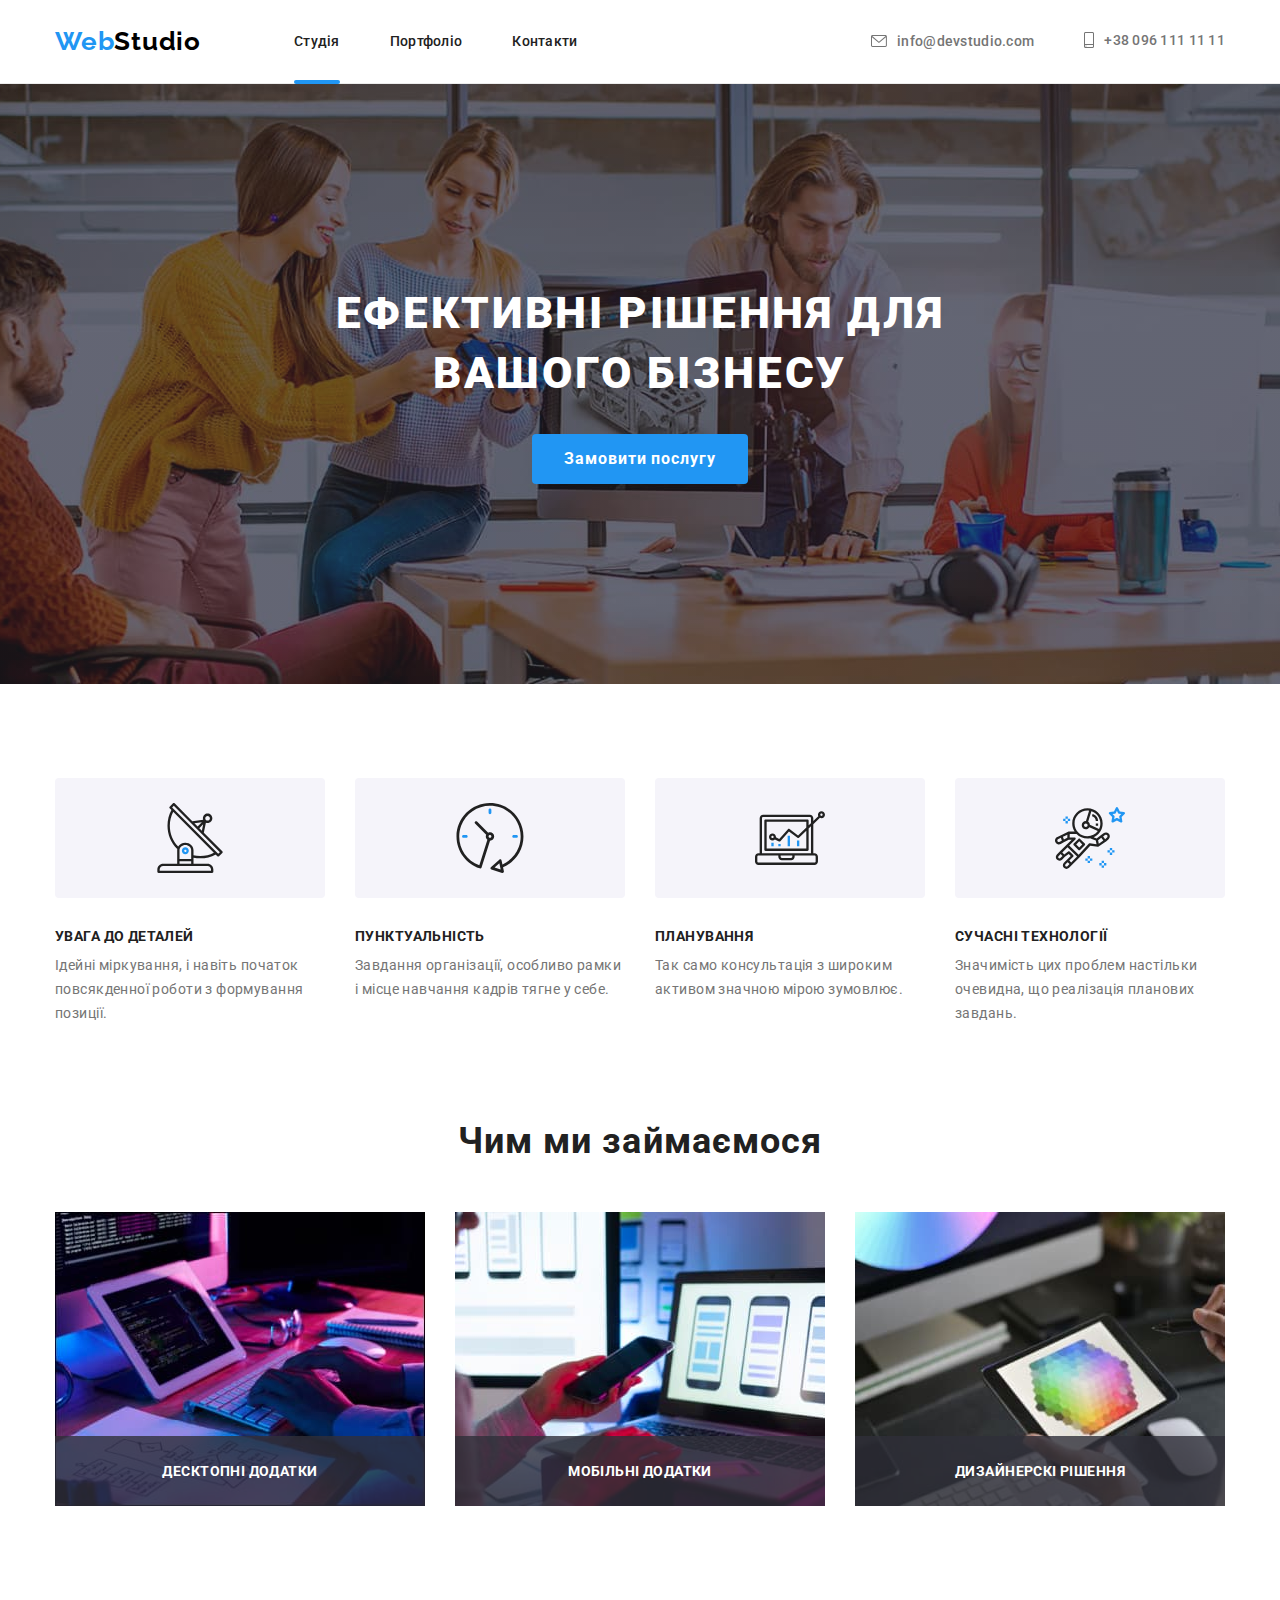
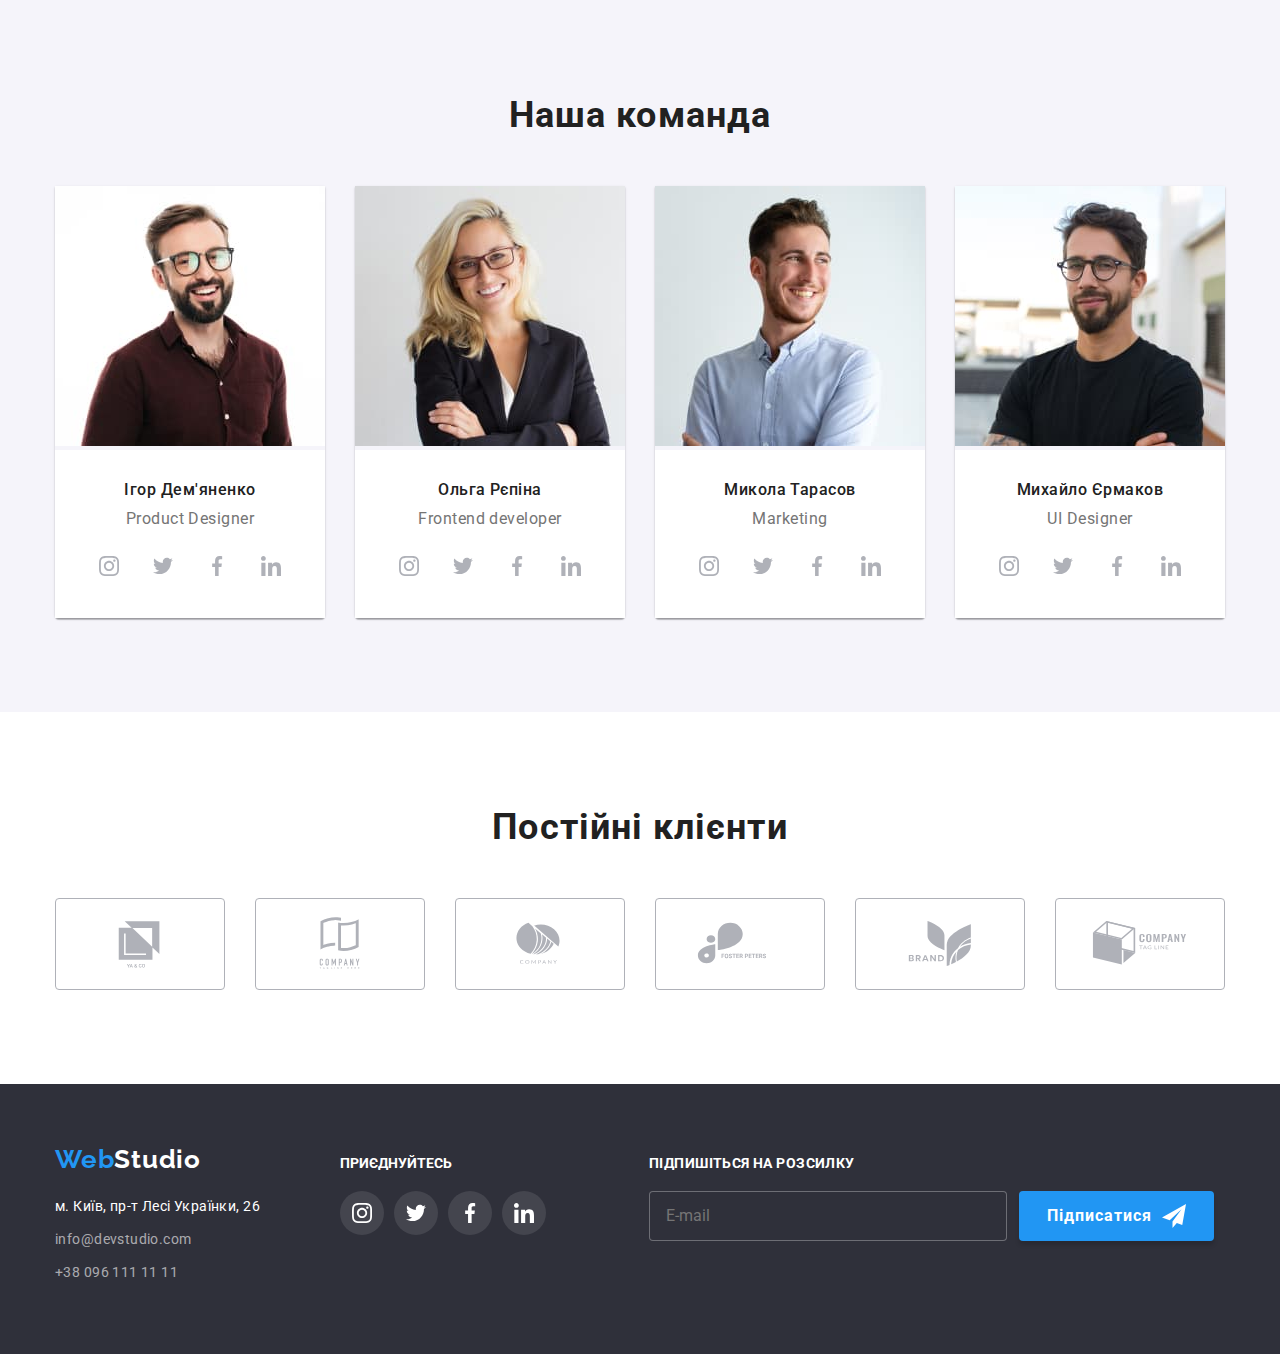
<file: index.html>
<!DOCTYPE html>
<html lang="uk">
<head>
    <meta charset="UTF-8">
    <meta http-equiv="X-UA-Compatible" content="IE=edge">
    <meta name="viewport" content="width=device-width, initial-scale=1.0">
    <title>Document</title>
    <link rel="preconnect" href="https://fonts.googleapis.com"> 
    <link rel="preconnect" href="https://fonts.gstatic.com" crossorigin> 
    <link href="https://fonts.googleapis.com/css2?family=Raleway:wght@700&family=Roboto:wght@400;500;700;900&display=swap" rel="stylesheet">
    <link rel="stylesheet" href="https://cdnjs.cloudflare.com/ajax/libs/modern-normalize/1.1.0/modern-normalize.min.css">
    <link rel="stylesheet" href="./css/styles.css"/>
</head>
<body>
    <header class="page-header">
        <div class="container div-nav">
        <a class="logo-link" href="./index.html">Web<span class="logo-header">Studio</span></a>
        <nav class="nav">
        <ul class="site-nav list">
            <li class="item"><a class="link-current" href="#">Студія</a></li>
            <li class="item"><a class="link-nav" href="./portfolio.html">Портфоліо</a></li>
            <li class="item"><a class="link-nav" href="#">Контакти</a></li>
        </ul>
        </nav>

        <ul class="auth-nav list">
            <li class="item">
                <a class="link" href="mail:info@devstudio.com">
                    <svg class="icon-mail" width="16" height="12">
                <use href="./images/mailandphone.svg#icon-envelope-2"></use>
                    </svg>
                    info@devstudio.com
                </a>
            </li>
            <li class="item">
                <a class="phone-number" href="tel:+380961111111">
                    <svg class="icon-phone" width="10" height="16">
                <use href="./images/mailandphone.svg#icon-smartphone-2"></use>
                    </svg>
                    +38 096 111 11 11
                </a>
        </ul>
        </div>
    </header>

    <main>
        <section class="hero">
            <div class="container">
            <h1 class="hero-title">Ефективні рішення для <br />вашого бізнесу</h1>
            <button class="btn-hero" type="button" data-modal-open>Замовити послугу</button>
            </div>
        </section>

    <section class="section-feature">
        <div class="container">
        <h2 class="section-title visually-hidden">Наші переваги</h2>
        <ul class="feature-list">
            <li class="item">
                <a class="features-link">
                    <div class="features-div">
                    <svg class="features-icon" width="70" height="70">
                        <use href="./images/features-icons.svg#icon-antenna-2"></use>
                    </svg>
                    </div>
                </a>
                <h3 class="title">УВАГА ДО ДЕТАЛЕЙ</h3>
                <p class="text">
                    Ідейні міркування, і навіть початок повсякденної роботи з формування позиції.
                </p>
            </li>
            <li class="item">
                <a class="features-link">
                    <div class="features-div">
                    <svg class="features-icon" width="70" height="70">
                        <use href="./images/features-icons.svg#icon-clock-2"></use>
                    </svg>
                    </div>
                </a>
                <h3 class="title">ПУНКТУАЛЬНІСТЬ</h3>
                <p class="text">
                    Завдання організації, особливо рамки і місце навчання кадрів тягне у себе.
                </p>
            </li>
            <li class="item">
                <a class="features-link">
                    <div class="features-div">
                    <svg class="features-icon" width="70" height="70">
                        <use href="./images/features-icons.svg#icon-diagram-2"></use>
                    </svg>
                    </div>
                </a>
                <h3 class="title">ПЛАНУВАННЯ</h3>
                <p class="text">
                    Так само консультація з широким активом значною мірою зумовлює.
                </p>
            </li>
            <li class="item">
                <a class="features-link">
                    <div class="features-div">
                    <svg class="features-icon" width="70" height="70">
                        <use href="./images/features-icons.svg#icon-astronaut-2"></use>
                    </svg>
                    </div>
                </a>
                <h3 class="title">СУЧАСНІ ТЕХНОЛОГІЇ</h3>
                <p class="text">
                    Значимість цих проблем настільки очевидна, що реалізація планових завдань.
                </p>
            </li>
        </ul>
        </div>
    </section>

    <section class="section">
        <div class="container">
        <h3 class="section-title pic">Чим ми займаємося</h3>
        <ul class="section-pic">

            <li class="work">
                <div class="thumb">
                    <img class="img" src="./images/desktopdodatki.jpg" alt="десктопні додатки" width="370">
                        <p class="text-h3">Десктопні додатки</p>
                </div>
            </li>

            <li class="work">
                <div class="thumb">
                    <img class="img" src="./images/mobdodatki.jpg" alt="мобільні додатки" width="370">
                        <p class="text-h3">Мобільні додатки</p>
                </div>
            </li>

            <li class="work">
                <div class="thumb">
                    <img class="img" src="./images/design.jpg" alt="дизайнерські рішення" width="370">
                        <p class="text-h3">Дизайнерскі рішення</p>
                </div>
            </li>
        </ul>
        </div>
    </section>

    <section class="section-team">
        <div class="container">
        <h3 class="section-title tm">Наша команда</h3>
        <ul class="team">
            <li class="border">
                <img class="pics" src="./images/productdesigner.jpg" alt="хлопець в окулярах" width="270">
                <div class="team-div">
                <h3 class="title-section">Ігор Дем'яненко</h3>
                <p class="description">Product Designer</p>
                <ul class="team-social-list">
                    <li class="team-social-item">
                        <a class="team-social-lin lin" href="#">
                        <svg class="team-social-icon" width="20" height="20">
                            <use href="./images/icons.svg#icon-instagram"></use>
                        </svg>
                    </a>
                    </li>
                    <li class="team-social-item">
                        <a class="team-social-lin lin" href="#">
                        <svg class="team-social-icon" width="20" height="20">
                            <use href="./images/icons.svg#icon-twitter"></use>
                        </svg>
                    </a>
                    </li>
                    <li class="team-social-item">
                        <a class="team-social-lin lin" href="#">
                        <svg class="team-social-icon" width="20" height="20">
                            <use href="./images/icons.svg#icon-facebook"></use>
                        </svg>
                    </a>
                    </li>
                    <li class="team-social-item">
                        <a class="team-social-lin lin" href="#">
                        <svg class="team-social-icon" width="20" height="20">
                            <use href="./images/icons.svg#icon-linkedin"></use>
                        </svg>
                    </a>
                    </li>
                </ul>
            </li>
            <li class="border">
                <img class="pics" src="./images/frontend.jpg" alt="дівчина в окулярах" width="270">
                <div class="team-div">
                <h3 class="title-section">Ольга Рєпіна</h3>
                <p class="description">Frontend developer</p>
                <ul class="team-social-list">
                    <li class="team-social-item">
                        <a class="team-social-lin lin" href="#">
                        <svg class="team-social-icon" width="20" height="20">
                            <use href="./images/icons.svg#icon-instagram"></use>
                        </svg>
                    </a>
                    </li>
                    <li class="team-social-item">
                        <a class="team-social-lin lin" href="#">
                        <svg class="team-social-icon" width="20" height="20">
                            <use href="./images/icons.svg#icon-twitter"></use>
                        </svg>
                    </a>
                    </li>
                    <li class="team-social-item">
                        <a class="team-social-lin lin" href="#">
                        <svg class="team-social-icon" width="20" height="20">
                            <use href="./images/icons.svg#icon-facebook"></use>
                        </svg>
                    </a>
                    </li>
                    <li class="team-social-item">
                        <a class="team-social-lin lin" href="#">
                        <svg class="team-social-icon" width="20" height="20">
                            <use href="./images/icons.svg#icon-linkedin"></use>
                        </svg>
                    </a>
                    </li>
                </ul>
                </div>
            </li>
            <li class="border">
                <img class="pics" src="./images/marketing.jpg" alt="хлопець в сорочці" width="270">
                <div class="team-div">
                <h3 class="title-section">Микола Тарасов</h3>
                <p class="description">Marketing</p>
                <ul class="team-social-list">
                    <li class="team-social-item">
                        <a class="team-social-lin lin" href="#">
                        <svg class="team-social-icon" width="20" height="20">
                            <use href="./images/icons.svg#icon-instagram"></use>
                        </svg>
                    </a>
                    </li>
                    <li class="team-social-item">
                        <a class="team-social-lin lin" href="#">
                        <svg class="team-social-icon" width="20" height="20">
                            <use href="./images/icons.svg#icon-twitter"></use>
                        </svg>
                    </a>
                    </li>
                    <li class="team-social-item">
                        <a class="team-social-lin lin" href="#">
                        <svg class="team-social-icon" width="20" height="20">
                            <use href="./images/icons.svg#icon-facebook"></use>
                        </svg>
                    </a>
                    </li>
                    <li class="team-social-item">
                        <a class="team-social-lin lin" href="#">
                        <svg class="team-social-icon" width="20" height="20">
                            <use href="./images/icons.svg#icon-linkedin"></use>
                        </svg>
                    </a>
                    </li>
                </ul>
                </div>
            </li>
            <li class="border">
                <img class="pics" src="./images/uidesigner.jpg" alt="хлопець в чорній футболці" width="270">
                <div class="team-div">
                <h3 class="title-section">Михайло Єрмаков</h3>
                <p class="description">UI Designer</p>
                <ul class="team-social-list">
                    <li class="team-social-item">
                        <a class="team-social-lin lin" href="#">
                        <svg class="team-social-icon" width="20" height="20">
                            <use href="./images/icons.svg#icon-instagram"></use>
                        </svg>
                    </a>
                    </li>
                    <li class="team-social-item">
                        <a class="team-social-lin lin" href="#">
                        <svg class="team-social-icon" width="20" height="20">
                            <use href="./images/icons.svg#icon-twitter"></use>
                        </svg>
                    </a>
                    </li>
                    <li class="team-social-item">
                        <a class="team-social-lin lin" href="#">
                        <svg class="team-social-icon" width="20" height="20">
                            <use href="./images/icons.svg#icon-facebook"></use>
                        </svg>
                    </a>
                    </li>
                    <li class="team-social-item">
                        <a class="team-social-lin lin" href="#">
                        <svg class="team-social-icon" width="20" height="20">
                            <use href="./images/icons.svg#icon-linkedin"></use>
                        </svg>
                    </a>
                    </li>
                </ul>
                </div>
            </li>
        </ul>
        </div>
    </section>

    <section class="section">
        <div class="container">
            <h3 class="section-title">Постійні клієнти</h3>
            <ul class="company-logo-list">
                <li class="company-logo-item">
                    <a class="company-link" href="#">
                        <svg class="company-logo" width="106" height="60">
                            <use href="./images/logo-icons.svg#icon-Logo1"></use>
                        </svg>
                    </a>
                </li>
                <li class="company-logo-item">
                    <a class="company-link" href="#">
                        <svg class="company-logo" width="106" height="60">
                            <use href="./images/logo-icons.svg#icon-Logo2"></use>
                        </svg>
                    </a>
                </li>
                <li class="company-logo-item">
                    <a class="company-link" href="#">
                        <svg class="company-logo" width="106" height="60">
                            <use href="./images/logo-icons.svg#icon-Logo3"></use>
                        </svg>
                    </a>
                </li>
                <li class="company-logo-item">
                    <a class="company-link" href="#">
                        <svg class="company-logo" width="106" height="60">
                            <use href="./images/logo-icons.svg#icon-Logo4"></use>
                        </svg>
                    </a>
                </li>
                <li class="company-logo-item">
                    <a class="company-link" href="#">
                        <svg class="company-logo" width="106" height="60">
                            <use href="./images/logo-icons.svg#icon-Logo5"></use>
                        </svg>
                    </a>
                </li>
                <li class="company-logo-item">
                    <a class="company-link" href="#">
                        <svg class="company-logo" width="106" height="60">
                            <use href="./images/logo-icons.svg#icon-Logo6"></use>
                        </svg>
                    </a>
                </li>
            </ul>
        </div>
    </section>
    </main>

    <footer class="footer">
        <div class="container-footer">
            <div>
        <a class="logo-link ftr" href="./index.html">Web<span class="logo-header">Studio</span></a>
            <address>
                <ul class="footer-info">
                    <li class="li-footer">
                        <a class="address" href="https://goo.gl/maps/BGWKS7fLDJxbkm2K9" target="_blank" rel="no opew">м. Київ, пр-т Лесі Українки, 26</a>
                    </li>
                    <li class="li-footer">
                        <a class="mail" href="mail:info@devstudio.com">info@devstudio.com</a>
                    </li>
                    <li class="li-footer">
                        <a class="phone" href="tel:+380961111111">+38 096 111 11 11</a>
                    </li>
                </ul>
            </address>
            </div>
        <div class="soc-footer">
            <span class="soc-title">Приєднуйтесь</span>
            <ul class="soc-footer-list">
                <li class="soc-footer-item">
                    <a class="soc-footer-link" href="#">
                        <svg class="footer-icon" width="20" height="20">
                            <use href="./images/icons.svg#icon-instagram"></use>
                        </svg>
                    </a>
                </li>
                <li class="soc-footer-item">
                    <a class="soc-footer-link" href="#">
                        <svg class="footer-icon" width="20" height="20">
                            <use href="./images/icons.svg#icon-twitter"></use>
                        </svg>
                    </a>
                </li>
                <li class="soc-footer-item">
                    <a class="soc-footer-link" href="#">
                        <svg class="footer-icon" width="20" height="20">
                            <use href="./images/icons.svg#icon-facebook"></use>
                        </svg>
                    </a>
                </li>
                <li class="soc-footer-item">
                    <a class="soc-footer-link" href="#">
                        <svg class="footer-icon" width="20" height="20">
                            <use href="./images/icons.svg#icon-linkedin"></use>
                        </svg>
                    </a>
                </li>
            </ul>
        </div>

        <div class="footer-input">
            <p class="footer-p">Підпишіться на розсилку</p>
                <form>
                    <div class="div-form">
                        <input class="footer-input-email" 
                        type="text" 
                        placeholder="E-mail"
                        required>
                        <button class="footer-button" type="submit">Підписатися
                            <svg class="footer-button-icon" width="24" height="24">
                                <use href="./images/telegram.svg#icon-telegram"></use>
                            </svg>
                        </button>
                </form>
                    </div>
        </div>
    </footer>
    
    <div class="backdrop is-hidden" data-modal>
        <div class="modal">
            <button type="button" class="modal-close" data-modal-close>
                <svg class="modal-icon-close" width="18" height="18">
                    <use href="./images/cross-icon.svg#icon-close-black-18dp-2-1-2"></use>
                </svg>
            </button>
            <p class="modal-title">Залиште свої дані, ми вам передзвонимо</p>
            <form class="modal-form">
                <div class="form-field">
                    <label class="modal-label">Ім'я</label>
                    <div class="form-input-wrap">
                        <input type="text" name="user-name" class="form-user-input form-input" required>
                            <svg class="modal-icon" width="18" height="18">
                                <use href="./images/modal-icons.svg#icon-person-black-18dp-1-2"></use>
                            </svg>
                    </div>
                </div>

                <div class="form-field">
                    <label class="modal-label">Телефон</label>
                    <div class="form-input-wrap">
                        <input type="tel" name="user-tel" class="form-user-input form-input" required>
                            <svg class="modal-icon" width="18" height="18">
                                <use href="./images/modal-icons.svg#icon-phone-black-18dp-1-2"></use>
                            </svg>
                    </div>
                </div>

                <div class="form-field">
                    <label class="modal-label">Пошта</label>
                    <div class="form-input-wrap">
                        <input type="email" name="user-email" class="form-user-input form-input" required>
                            <svg class="modal-icon" width="18" height="18">
                                <use href="./images/modal-icons.svg#icon-email-black-18dp-1-2"></use>
                            </svg>
                    </div>
                </div>

                    <div class="form-field-comment">
                    <label class="modal-label">Коментар</label>
                        <textarea class="form-user-comment form-input" name="comment" rows="8" placeholder="Введіть текст"></textarea>
                    </div>

                    <label class="policy-label">
                        <input type="checkbox" class="policy-checkbox visually-hiddenn" name="policy">
                        <svg class="policy-icon" width="16" height="15">
                            <use href="./images/check-icon.svg#icon-Vector-3-2"></use>
                        </svg>
                        Погоджуюсь з розсилкою та приймаю
                        <a class="checkbox-link" href="#">
                            Умови договору
                        </a>
                    </label>

                    <!-- <div class="checkbox-div">
                    <label class="checkbox-field">
                        <input class="checkbox" type="checkbox" name="agreement">
                            <span class="checkbox-icon"></span>
                            <span class="checkbox-label">Погоджуюсь з розсилкою та приймаю</span>
                            <a class="checkbox-link" href="#">Умови договору</a>
                        </label>
                    </div> -->
                
                    <button class="modal-button" type="submit">Відправити</button>
            </form>
        </div>
    </div>
    <script src="./js/modal.js"></script>
</body>
</html>
</file>
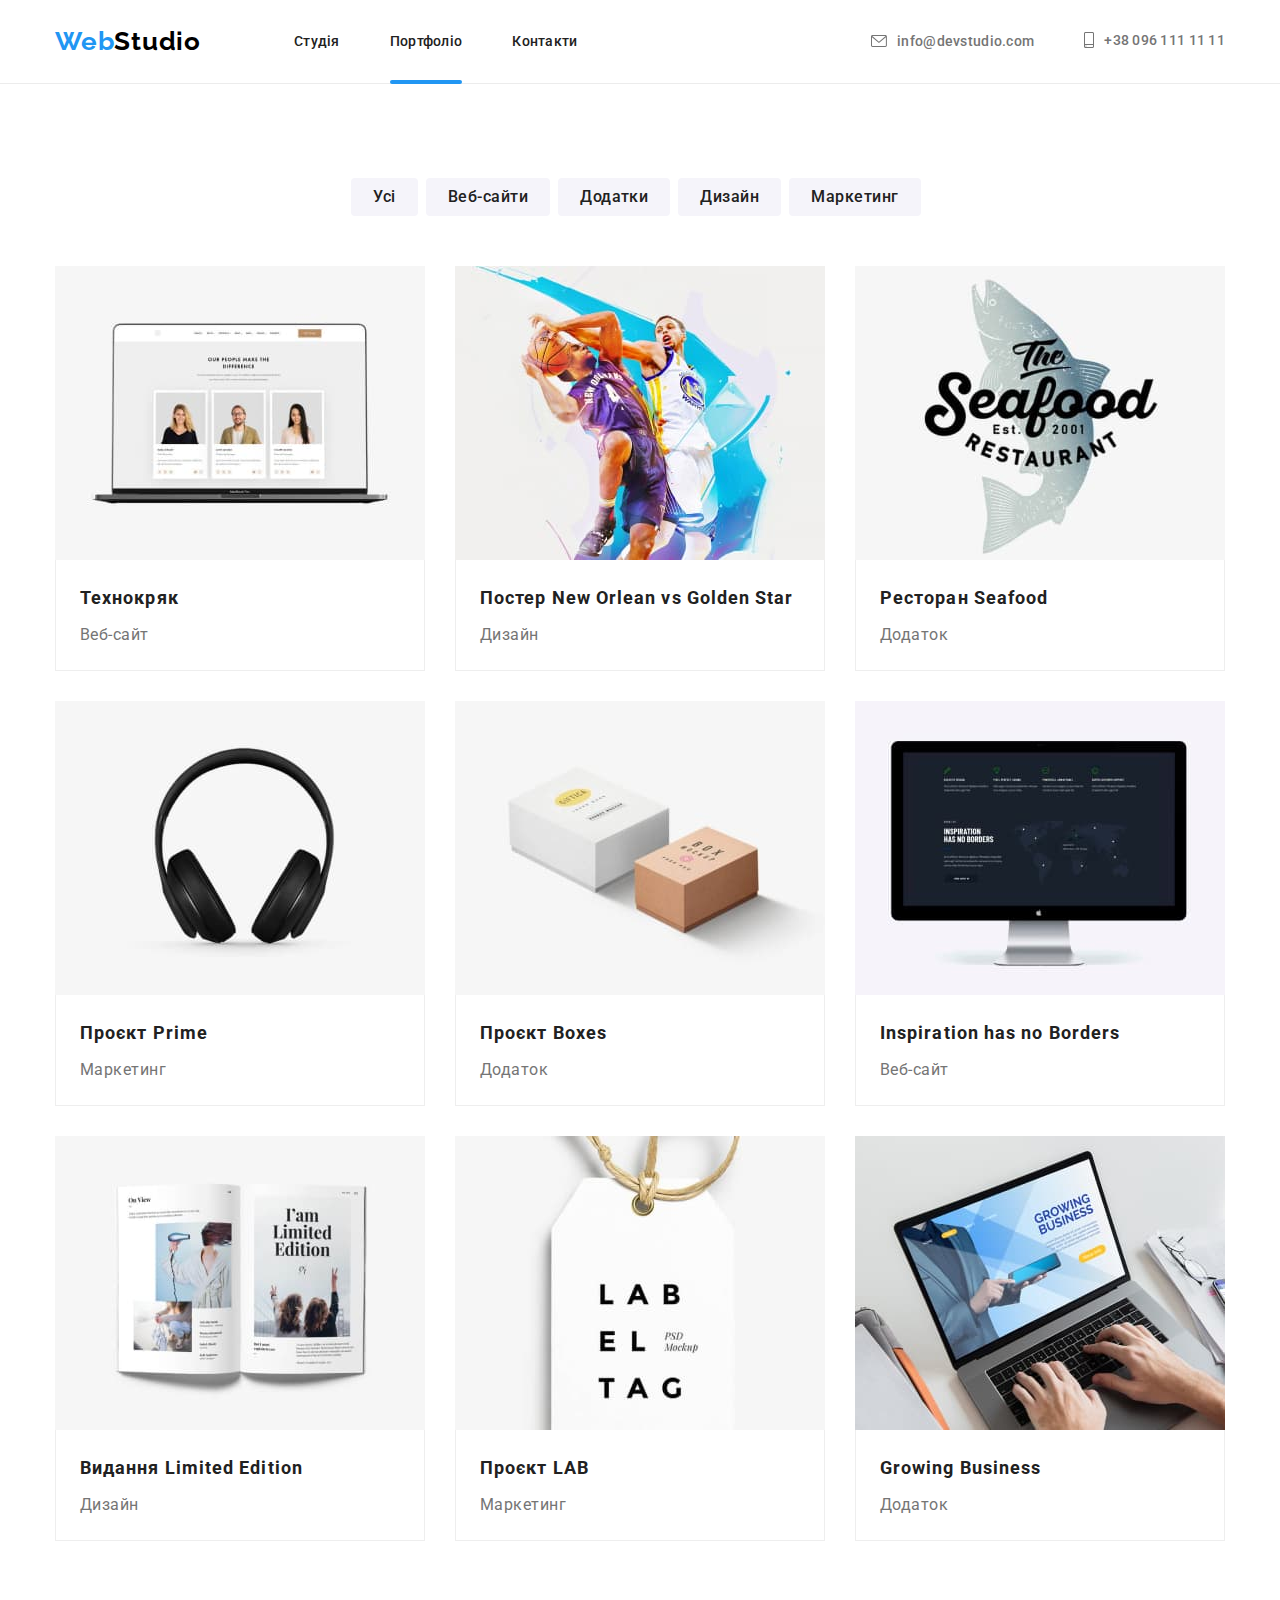
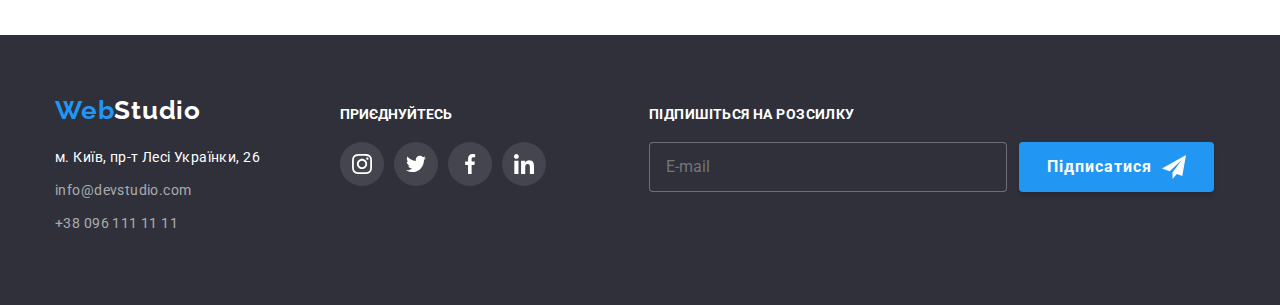
<file: portfolio.html>
<!DOCTYPE html>
<html lang="uk">
<head>
    <meta charset="UTF-8">
    <meta http-equiv="X-UA-Compatible" content="IE=edge">
    <meta name="viewport" content="width=device-width, initial-scale=1.0">
    <title>Document</title>
    <link rel="preconnect" href="https://fonts.googleapis.com"> 
    <link rel="preconnect" href="https://fonts.gstatic.com" crossorigin> 
    <link href="https://fonts.googleapis.com/css2?family=Raleway:wght@700&family=Roboto:wght@400;500;700;900&display=swap" rel="stylesheet">
    <link rel="stylesheet" href="https://cdnjs.cloudflare.com/ajax/libs/modern-normalize/1.1.0/modern-normalize.min.css">
    <link rel="stylesheet" href="./css/styles.css" />
</head>
<body>
    <header class="page-header">
        <div class="container div-nav">
        <a class="logo-link" href="./index.html">Web<span class="logo-header">Studio</span></a>
        <nav class="nav">
        <ul class="site-nav list">
            <li class="item"><a class="link-nav" href="./index.html">Студія</a></li>
            <li class="item"><a class="link-current" href="./portfolio.html">Портфоліо</a></li>
            <li class="item"><a class="link-nav" href="#">Контакти</a></li>
        </ul>
        </nav>

        <ul class="auth-nav list">
            <li class="item">
                <a class="link" href="mail:info@devstudio.com">
                    <svg class="icon-mail" width="16" height="12">
                <use href="./images/mailandphone.svg#icon-envelope-2"></use>
                    </svg>
                    info@devstudio.com
                </a>
            </li>
            <li class="item">
                <a class="phone-number" href="tel:+380961111111">
                    <svg class="icon-phone" width="10" height="16">
                <use href="./images/mailandphone.svg#icon-smartphone-2"></use>
                    </svg>
                    +38 096 111 11 11
                </a>
        </ul>
        </div>
    </header>

    <main>
    <section class="section">
        <div class="container">
        <h1 class="visually-hidden">Портфоліо</h1>
        <ul class="btn-list">
            <li><button class="button-nav" type="button">Усі</button></li>
            <li><button class="button-nav" type="button">Веб-сайти</button></li>
            <li><button class="button-nav" type="button">Додатки</button></li>
            <li><button class="button-nav" type="button">Дизайн</button></li>
            <li><button class="button-nav" type="button">Маркетинг</button></li>
        </ul>
        
        <ul class="flex-container">
            <li class="flex-element">

                <a class="pic-link" href="#">
                    <div class="pic-div">
                        <img class="pic-img" src="./images/technologii.jpg" alt="зображення людей в макбуку" width="370">
                            <p class="desc-pic">Ресурс пропонує комплексні пропозиції з різним рівнем функціоналу і сервісів. Все це дозволить відвідувачу отримати вичерпні відомості про компанію чи приватну компанію.</p>
                    </div>
                        <div class="footer-div">
                            <h2 class="sub-title">Технокряк</h2>
                                <p class="content">Веб-сайт</p>
                        </div>
                </a>
            </li>
            <li class="flex-element">
                <a class="pic-link" href="#">
                    <div class="pic-div">
                        <img class="pic-img" src="./images/posterneworlean.jpg" alt="постер новий орлеан" width="370">
                            <p class="desc-pic">Ресурс пропонує комплексні пропозиції з різним рівнем функціоналу і сервісів. Все це дозволить відвідувачу отримати вичерпні відомості про компанію чи приватну компанію.</p>
                    </div>
                        <div class="footer-div">
                            <h2 class="sub-title">Постер New Orlean vs Golden Star</h2>
                                <p class="content">Дизайн</p>
                        </div>
                </a>
            </li>
            <li class="flex-element">
                <a class="pic-link" href="#">
                    <div class="pic-div">
                        <img class="pic-img" src="./images/seafood.jpg" alt="ресторан сі фуд" width="370">
                            <p class="desc-pic">Ресурс пропонує комплексні пропозиції з різним рівнем функціоналу і сервісів. Все це дозволить відвідувачу отримати вичерпні відомості про компанію чи приватну компанію.</p>
                    </div>
                        <div class="footer-div">
                            <h2 class="sub-title">Ресторан Seafood</h2>
                                <p class="content">Додаток</p>
                        </div>
                </a>
            </li>
            <li class="flex-element">
                <a class="pic-link" href="#">
                    <div class="pic-div">
                        <img class="pic-img" src="./images/projectprime.jpg" alt="проект прайм" width="370">
                            <p class="desc-pic">Ресурс пропонує комплексні пропозиції з різним рівнем функціоналу і сервісів. Все це дозволить відвідувачу отримати вичерпні відомості про компанію чи приватну компанію.</p>
                    </div>
                        <div class="footer-div">
                            <h2 class="sub-title">Проєкт Prime</h2>
                                <p class="content">Маркетинг</p>
                        </div>
                </a>
            </li>
            <li class="flex-element">
                <a class="pic-link" href="#">
                    <div class="pic-div">
                        <img class="pic-img" src="./images/projectboxes.jpg" alt="проект боксес" width="370">
                            <p class="desc-pic">Ресурс пропонує комплексні пропозиції з різним рівнем функціоналу і сервісів. Все це дозволить відвідувачу отримати вичерпні відомості про компанію чи приватну компанію.</p>
                    </div>
                        <div class="footer-div">
                            <h2 class="sub-title">Проєкт Boxes</h2>
                                <p class="content">Додаток</p>
                        </div>
                </a>
            </li>
            <li class="flex-element">
                <a class="pic-link" href="#">
                    <div class="pic-div">
                        <img class="pic-img" src="./images/inspiration.jpg" alt="інспірація без обмежень" width="370">
                            <p class="desc-pic">Ресурс пропонує комплексні пропозиції з різним рівнем функціоналу і сервісів. Все це дозволить відвідувачу отримати вичерпні відомості про компанію чи приватну компанію.</p>
                    </div>
                        <div class="footer-div">
                            <h2 class="sub-title">Inspiration has no Borders</h2>
                                <p class="content">Веб-сайт</p>
                        </div>
                </a>
            </li>
            <li class="flex-element">
                <a class="pic-link" href="#">
                    <div class="pic-div">
                        <img class="pic-img" src="./images/limitededition.jpg" alt="лімітед едішн" width="370">
                            <p class="desc-pic">Ресурс пропонує комплексні пропозиції з різним рівнем функціоналу і сервісів. Все це дозволить відвідувачу отримати вичерпні відомості про компанію чи приватну компанію.</p>
                    </div>
                        <div class="footer-div">
                            <h2 class="sub-title">Видання Limited Edition</h2>
                                <p class="content">Дизайн</p>
                        </div>
                </a>
            </li>
            <li class="flex-element">
                <a class="pic-link" href="#">
                    <div class="pic-div">
                        <img class="pic-img" src="./images/projectlab.jpg" alt="проект лаб" width="370">
                            <p class="desc-pic">Ресурс пропонує комплексні пропозиції з різним рівнем функціоналу і сервісів. Все це дозволить відвідувачу отримати вичерпні відомості про компанію чи приватну компанію.</p>
                    </div>
                        <div class="footer-div">
                            <h2 class="sub-title">Проєкт LAB</h2>
                                <p class="content">Маркетинг</p>
                        </div>
                </a>
            </li>
            <li class="flex-element">
                <a class="pic-link" href="#">
                    <div class="pic-div">
                        <img class="pic-img" src="./images/growingbusiness.jpg" alt="зростаючий бізнес" width="370">
                            <p class="desc-pic">Ресурс пропонує комплексні пропозиції з різним рівнем функціоналу і сервісів. Все це дозволить відвідувачу отримати вичерпні відомості про компанію чи приватну компанію.</p>
                    </div>
                        <div class="footer-div">
                            <h2 class="sub-title">Growing Business</h2>
                                <p class="content">Додаток</p>
                        </div>
                </a>
            </li>
        </ul>
        </div>
    </section>
    </main>
    <footer class="footer">
        <div class="container-footer">
            <div>
        <a class="logo-link ftr" href="./index.html">Web<span class="logo-header">Studio</span></a>
            <address>
                <ul class="footer-info">
                    <li class="li-footer">
                        <a class="address" href="https://goo.gl/maps/BGWKS7fLDJxbkm2K9" target="_blank" rel="no opew">м. Київ, пр-т Лесі Українки, 26</a>
                    </li>
                    <li class="li-footer">
                        <a class="mail" href="mail:info@devstudio.com">info@devstudio.com</a>
                    </li>
                    <li class="li-footer">
                        <a class="phone" href="tel:+380961111111">+38 096 111 11 11</a>
                    </li>
                </ul>
            </address>
            </div>
        <div class="soc-footer">
            <span class="soc-title">Приєднуйтесь</span>
            <ul class="soc-footer-list">
                <li class="soc-footer-item">
                    <a class="soc-footer-link" href="#">
                        <svg class="footer-icon" width="20" height="20">
                            <use href="./images/icons.svg#icon-instagram"></use>
                        </svg>
                    </a>
                </li>
                <li class="soc-footer-item">
                    <a class="soc-footer-link" href="#">
                        <svg class="footer-icon" width="20" height="20">
                            <use href="./images/icons.svg#icon-twitter"></use>
                        </svg>
                    </a>
                </li>
                <li class="soc-footer-item">
                    <a class="soc-footer-link" href="#">
                        <svg class="footer-icon" width="20" height="20">
                            <use href="./images/icons.svg#icon-facebook"></use>
                        </svg>
                    </a>
                </li>
                <li class="soc-footer-item">
                    <a class="soc-footer-link" href="#">
                        <svg class="footer-icon" width="20" height="20">
                            <use href="./images/icons.svg#icon-linkedin"></use>
                        </svg>
                    </a>
                </li>
            </ul>
        </div>

        <div class="footer-input">
            <p class="footer-p">Підпишіться на розсилку</p>
                <form>
                    <div class="div-form">
                        <input class="footer-input-email" type="text" placeholder="E-mail">
                        <button class="footer-button" type="submit">Підписатися
                            <svg class="footer-button-icon" width="24" height="24">
                                <use href="./images/telegram.svg#icon-telegram"></use>
                            </svg>
                        </button>
                </form>
                    </div>
        </div>
    </footer>
</body>
</html>
</file>
<file: css/styles.css>
body{
    font-family: 'Roboto', sans-serif;
    background-color: #FFFFFF;
}
:root{
    --timing-function: cubic-bezier(0.4, 0, 0.2, 1);
}

ul {
    list-style: none;
    margin: 0;
    padding: 0;
}
h1, 
h2, 
h3, 
p { 
    margin: 0; 
}


.div-nav{
    display: flex;
    align-items: center;
}
.section{
    padding-top: 94px;
    padding-bottom: 94px;
}

    /* Основний колір #212121; */
    /* Другорядний колір #757575; */
    /* Білий #FFFFFF */
    /* Акцент #2196F3 */
    /* Footer rgba(255, 255, 255, 0.6); */
    /* Background color #2F303A */
    /* Background color white - #F5F5F5; */
    /* Background color grey - #F5F4FA */



/* ------------------------- Page Header ------------------------- */

/*               Site nav             */
.page-header{
    border-bottom: 1px solid #ECECEC;
}
.logo-link{
    display: block;
}
.logo-link{
    color:#2196F3;
    font-family: Raleway;
    font-weight: 700;
    font-size: 26px;
    line-height: 1.1923;
    letter-spacing: 0.03em;
    text-decoration: none;
}
.logo-header{
    color:#000000;
}
.link-current{
    color: #212121;
}
.container{
    padding-left: 15px;
    padding-right: 15px;
    margin-left: auto;
    margin-right: auto;
    width: 1200px;
}
.conteiner:nth-child(3) {
    background-color: #F5F4FA;
}
.nav{
    margin-left: 93px;
}
.site-nav{
    display: flex;
}
.list{
    padding-left: 0;
}
.site-nav .item{
    margin-right: 50px;
}
.site-nav .link{
    display: block;
    padding-top: 21px;
    padding-bottom: 21px;
}
.site-nav .item:last-child{
    margin-right: 0;
}
.site-nav .link-current{
    text-decoration: none;
}
.link-current:hover, 
.link-current:focus{
    color: #2196F3;
}
.link-current{
    position: relative;
    display: block;
    padding-top: 32px;
    padding-bottom: 32px;
    font-weight: 500;
    font-size: 14px;
    line-height: 1.1428;
    letter-spacing: 0.02em;
    transition: color 250ms cubic-bezier(0.4, 0, 0.2, 1); 
}
.link-current::after{
    position: absolute;
    bottom: -3px;
    right: 0;
    content: "";
    width: 100%;
    height: 4px;
    background-color: #2196F3;
    border-radius: 2px;
}

.link-nav:hover,
.link-nav:focus{
    color: #2196F3;
}
.link-nav{
    position: relative;
    display: flex;
    align-items: center;
    padding-top: 32px;
    padding-bottom: 32px;
    color: #212121;
    font-weight: 500;
    font-size: 14px;
    line-height: 1.1428;
    letter-spacing: 0.02em;
    text-decoration: none;
    transition: color 250ms cubic-bezier(0.4, 0, 0.2, 1); 
}
/* .link-nav::after{
    content: "";
    position: absolute;
    left: 0;
    bottom: 0;
    display: block;
    width: 100%;
    height: 4px;
    border-radius: 2px;
    background-color: #2196F3;
    opacity: 0;
    transition: opacity 250ms var(--timing-function);
}
.link-nav:hover::after{
    opacity: 1;
} */

/* ----------------------------- Auth-nav ------------------------ */
.auth-nav{
    margin: 0;
}
.auth-nav{
    display: flex;
    margin-left: auto;
}
.auth-nav .item + .item{
    margin-left: 50px;
}
.link{
    text-decoration: none;
}
.link{
    display: flex;
    align-items: center;
    padding-top: 32px;
    padding-bottom: 32px;
    color:#757575;
    font-weight: 500;
    font-size: 14px;
    line-height: 1.3333;
    letter-spacing: 0.02em;
    transition: 250ms cubic-bezier(0.4, 0, 0.2, 1), color 250ms cubic-bezier(0.4, 0, 0.2, 1);
}
.link:hover,
.link:focus{
    color: #2196F3;
}
.icon-mail{
    margin-right: 10px;
}
.icon-mail{
    fill: currentColor;
}
.icon-mail:hover{
    color: #2196F3;
}
.phone-number{
    text-decoration: none;
}
.phone-number{
    display: flex;
    align-items: center;
    padding-top: 32px;
    padding-bottom: 32px;
    font-weight: 500;
    font-size: 14px;
    line-height: 1.1428;
    letter-spacing: 0.02em;
    color: #757575;
    transition: 250ms cubic-bezier(0.4, 0, 0.2, 1), color 250ms cubic-bezier(0.4, 0, 0.2, 1);
}

.phone-number:hover,
.phone-number:focus{
    color: #2196F3;
}
.icon-phone{
    align-items: center;
    margin-right: 10px;
}
.icon-phone{
    fill: currentColor;
}
.icon-phone:hover{
    color: #2196F3;
}

/*------------------------------- Hero --------------------------  */
.hero{
    text-align: center;
    background-color: #2F303A;
    padding-top: 200px;
    padding-bottom: 200px;
    height: 600px;
    max-width: 1600px;
    margin-left: auto;
    margin-right: auto;
    background-image: linear-gradient(
        to right,
    rgba(47, 48, 58, 0.4),
    rgba(47, 48, 58, 0.4)
    ),
        url("../images/backgroundhero.jpg");
    background-repeat: no-repeat;
    background-position: center;
    background-size: cover;
}

.hero-title{
    margin-top: 0;
    margin-bottom: 30px;
    color: #FFFFFF;
    font-weight: 900;
    font-size: 44px;
    line-height: 1.3636;
    letter-spacing: 0.06em;
    text-transform: uppercase;
}
.btn-hero{
    border: none;
    padding: 10px 32px;
    margin: 0 auto;
    color: #FFFFFF;
    background-color: #2196F3;
    border-radius: 4px;
    font-family: inherit;
    font-weight: 700;
    font-size: 16px;
    line-height: 1.875;
    display: block;
    letter-spacing: 0.06em;
    cursor: pointer;
}
.btn-hero:hover,
.btn-hero:focus{
    box-shadow: 0px 4px 4px rgba(0, 0, 0, 0.15);
    color: #FFFFFF;
}

/*-------------------------- Section --------------------------- */
.visually-hidden{
    position: absolute;
    width: 1px;
    height: 1px;
    margin: -1px;
    border: 0;
    padding: 0;
    white-space: nowrap;
    clip-path: inset(100%);
    clip: rect(0 0 0 0);
    overflow: hidden;
}

.section-title{
    margin-top: 0;
    margin-bottom: 50px;
    color: #212121;
    font-size: 36px;
    line-height: 1.1666;
    text-align: center;
    letter-spacing: 0.03em;
}

/* --------------------------- Features --------------------------- */
.section-feature{
    padding-top: 94px;
    padding-bottom: 0;
}
.feature-list{
    display: flex;
    padding-left: 0;
    margin-top: 0;
}
.feature-list .title{
    margin-top: 0;
    margin-bottom: 10px;
    color: #212121;
    font-weight: 700;
    font-size: 14px;
    line-height: 1.1428;
    letter-spacing: 0.03em;
    text-transform: uppercase;
}
.feature-list .item{
    width: 270px;
    margin-top: 0;
    margin-right: 30px;
}
.feature-list .item:last-child{
    margin-right: 0;
}
.feature-list .text{
    margin-top: 0;
    margin-bottom: 0;
    color:#757575;
    font-weight: 400;
    font-size: 14px;
    line-height: 1.7142;
    letter-spacing: 0.03em;
}
/* .features-link {
    width: 270px;
    height: 120px;
    background-color: #F5F4FA;
    display: flex;
    align-items: center;
    justify-content: center;
    color: #AFB1B8;
    margin-bottom: 30px;
    border-radius: 4px;
    cursor: pointer;
} */
.features-div{
    width: 270px;
    height: 120px;
    background-color: #F5F4FA;
    display: flex;
    align-items: center;
    justify-content: center;
    color: #AFB1B8;
    margin-bottom: 30px;
    border-radius: 4px;
    cursor: pointer;
}
.features-icon{
    fill: currentColor;
}
/*----------------------------- Section pic ---------------------- */
.section-title .pic{
    margin-top: 0;
    margin-bottom: 0;
}
.thumb{
    position: relative;
}
.text-h3{
    position: absolute;
    bottom: 0%;
    width: 100%;
    padding-top: 27px;
    padding-bottom: 27px;
    font-style: normal;
    font-weight: 700;
    font-size: 14px;
    line-height: 1.1428;
    text-align: center;
    letter-spacing: 0.03em;
    text-transform: uppercase;
    color: #FFFFFF;
    background-color: rgba(47, 48, 58, 0.8);
}
.img{
    display: block;
}
.section-pic{
    margin-top: 0;
    display: flex;
    gap: 30px;
    padding-left: 0;
}
/* ----------------------- Section-title Team -------------------- */
.section-team{
    background-color: #F5F4FA;
    padding-top: 94px;
    padding-bottom: 94px;
}
.section-title .tm{
    text-align: center;
}
.team{
    display: flex;
    gap: 30px;
}
.border{
    box-shadow: 0px 1px 3px rgba(0, 0, 0, 0.12), 0px 1px 1px rgba(0, 0, 0, 0.14), 0px 2px 1px rgba(0, 0, 0, 0.2);
    border-radius: 0px 0px 4px 4px;
}
.team-div{
    padding-top: 30px;
    padding-bottom: 30px;
    background-color: #FFFFFF;
}
.title-section{
    margin-top: 0;
    margin-bottom: 10px;
    color: #212121;
    font-weight: 500;
    font-size: 16px;
    line-height: 1.1875;
    text-align: center;
    letter-spacing: 0.03em;
}
.description{
    margin-top: 0;
    margin-bottom: 16px;
    color: #757575;
    font-weight: 400;
    font-size: 16px;
    line-height: 1.1875;
    text-align: center;
    letter-spacing: 0.03em;
}
.team-social-list {
    display: flex;
    justify-content: center;
    gap: 10px;
}
.team-social-item {
    width: 44px;
    height: 44px;
}
.team-social-lin {
    width: 100%;
    height: 100%;
    background-color: #FFFFFF;
    border-radius: 50%;
    display: flex;
    align-items: center;
    justify-content: center;
    color: #AFB1B8;
}
.team-social-lin{
    transition: background-color 250ms cubic-bezier(0.4, 0, 0.2, 1), color 250ms cubic-bezier(0.4, 0, 0.2, 1);
}
.team-social-icon{
    fill: currentColor;
}
.team-social-lin:hover,
.team-social-lin:focus{
    background-color: #2196F3;
    color: #FFFFFF;
}

/* ------------------------- Постійні клієнти --------------------- */
.company-logo-list{
    display: flex;
    justify-content: center;
    gap: 30px;
}
.company-logo-item{
    width: 170px;
    height: 92px;
}
.company-link{
    width: 100%;
    height: 100%;
    background-color: #FFFFFF;
    border: 1px solid #AFB1B8;
    border-radius: 4px;
    display: flex;
    align-items: center;
    justify-content: center;
    color: #AFB1B8;
    transition: border 250ms cubic-bezier(0.4, 0, 0.2, 1), color 250ms cubic-bezier(0.4, 0, 0.2, 1);
}
.company-logo{
    fill: currentColor;
}
.company-link:hover,
.company-link:focus{
    border-color: #2196F3;
    color: #2196F3;
}
/* ----------------------------- Footer ---------------------------- */
.footer{
    background-color: #2F303A;
    font-style: none;
    padding-top: 60px;
    padding-bottom: 60px;
}
.container-footer{
    display: flex;
    align-items: baseline;
    padding-left: 15px;
    padding-right: 15px;
    margin: 0 auto;
    width: 1200px;
    gap: 10px;
}
.logo-link.ftr{
    display: block;
    margin-bottom: 20px;
}
.footer .logo-header{
    color: #FFFFFF;
}
.li-footer{
    margin-bottom: 9px;
}
.address{
    color: #FFFFFF;
    font-weight: 400;
    font-size: 14px;
    font-style: normal;
    line-height: 1.7142;
    letter-spacing: 0.03em;
    text-decoration: none;
}
.mail:hover,
.mail:focus{
    color: #2196F3;
}
.mail{
    font-style: none;
    font-weight: 400;
    font-size: 14px;
    font-style: normal;
    line-height: 1.7142;
    letter-spacing: 0.03em;
    color: #FFFFFF99;
    text-decoration: none;
    transition: 250ms cubic-bezier(0.4, 0, 0.2, 1), color 250ms cubic-bezier(0.4, 0, 0.2, 1);
}
.phone:hover,
.phone:focus{
    color: #2196F3;
}
.phone{
    font-weight: 400;
    font-size: 14px;
    font-style: normal;
    line-height: 1.7142;
    letter-spacing: 0.03em;
    color: #FFFFFF99;
    text-decoration: none;
    transition: 250ms cubic-bezier(0.4, 0, 0.2, 1), color 250ms cubic-bezier(0.4, 0, 0.2, 1);
}
.soc-footer{
    margin-left: 70px;
}
.soc-title{
    font-style: normal;
    font-weight: 700;
    font-size: 14px;
    line-height: 1.1428;
    text-transform: uppercase;
    color: #FFFFFF;
    margin-bottom: 20px;
    display: block;
}
.soc-footer-list{
    display: flex;
    justify-content: center;
    gap: 10px;
}
.soc-footer-item{
    width: 44px;
    height: 44px;
}
.soc-footer-link{
    width: 100%;
    height: 100%;
    background-color: rgba(255, 255, 255, 0.1);;
    display: flex;
    align-items: center;
    justify-content: center;
    color: #FFFFFF;
    border-radius: 50%;
    transition: background-color 250ms cubic-bezier(0.4, 0, 0.2, 1), color 250ms cubic-bezier(0.4, 0, 0.2, 1);
}
.footer-icon{
    fill: currentColor;
}
.soc-footer-link:hover,
.soc-footer-link:focus{
    background-color: #2196F3;
    color: #FFFFFF;
}

/* ------------------------------ Footer Subscribe ---------------- */
.footer-input{
    margin-left: 93px;
}
.footer-p{
    font-weight: 700;
    font-size: 14px;
    line-height: 1.1428;
    letter-spacing: 0.03em;
    text-transform: uppercase;
    color: #FFFFFF;
    margin-bottom: 20px;
}
.div-form{
    display: flex;
    gap: 12px;
}
.footer-input-email{
    width: 358px;
    background-color:#2F303A;
    color: rgba(255, 255, 255, 0.6);
    font-size: 16px;
    box-sizing: border-box;
    border: 1px solid rgba(255, 255, 255, 0.3);
    border-radius: 4px;
    padding-left: 16px;
    padding-top: 15px;
    padding-bottom: 15px;
    transition: border-color 250ms cubic-bezier(0.4, 0, 0.2, 1);
}
.footer-button{
    padding: 10px 28px;
    margin: auto;
    font-weight: 700;
    font-size: 16px;
    line-height: 1.875;
    align-items: center;
    letter-spacing: 0.06em;
    color: #FFFFFF;
    background-color: #2196F3;
    box-shadow: 0px 4px 4px rgb(0 0 0 / 15%);
    transition: background-color 250ms cubic-bezier(0.4, 0, 0.2, 1);
    border-radius: 4px;
    border: none;
    cursor: pointer;
    display: flex;
    gap: 10px;
}
.footer-button-icon{
    fill: #FFFFFF;
}
/*------------------------------ Портфоліо ------------------------ */
.btn-list{
    display: flex;
    margin-top: 0;
    margin-bottom: 50px;
    justify-content: center;
}

.button-nav:hover,
.button-nav:focus{
    box-shadow: 0px 3px 1px rgba(0, 0, 0, 0.1), 0px 1px 2px rgba(0, 0, 0, 0.08), 0px 2px 2px rgba(0, 0, 0, 0.12);
    background-color: #2196F3;
    color: #F5F4FA;
}

.button-nav{
    border: none;
    border-radius: 4px;
    padding: 6px 22px;
    margin-right: 8px;
    font-family: inherit;
    font-weight: 500;
    font-size: 16px;
    line-height: 1.625;
    text-align: center;
    letter-spacing: 0.03em;
    color: #212121;
    background: #F5F4FA;
    cursor: pointer;
    transition: background-color 250ms cubic-bezier(0.4, 0, 0.2, 1), color 250ms cubic-bezier(0.4, 0, 0.2, 1), box-shadow 250ms cubic-bezier(0.4, 0, 0.2, 1);
}

/*------------------------------ Section -------------------------- */
* {
    box-sizing: border-box;
    text-decoration: none;
}
.flex-container{
    display: flex;
    flex-wrap: wrap;
    padding-left: 0;
}
.footer-div{
    border-right: 1px solid #EEEEEE;
    border-bottom: 1px solid #EEEEEE;
    border-left: 1px solid #EEEEEE;
    padding: 20px 24px;
}
.flex-element{
    text-align: left;
    width: 370px;
    margin-right: 30px;
    margin-bottom: 30px;
}
.flex-element:nth-last-child(-n + 3) {
    margin-bottom: 0;
}
.flex-element:nth-child(3n) {
    margin: 0;
}
.pic-link{
    display: block;
    transition: opacity 250ms cubic-bezier(0.4, 0, 0.2, 1), color 250ms cubic-bezier(0.4, 0, 0.2, 1), box-shadow 250ms cubic-bezier(0.4, 0, 0.2, 1);
}
.pic-link:hover{
    box-shadow: 0px 1px 3px rgba(0, 0, 0, 0.12), 0px 1px 1px rgba(0, 0, 0, 0.14), 0px 2px 1px rgba(0, 0, 0, 0.2);
}
.desc-pic{
    position: absolute;
    top: 0;
    height: 100%;
    transform: translateY(100%);
    transition-property: transform;
    transition-duration: 250ms;
    transition-timing-function: cubic-bezier(0.4, 0, 0.2, 1);

    padding-top: 63px;
    padding-bottom: 63px;
    padding-left: 24px;
    padding-right: 24px;

    font-size: 18px;
    line-height: 1.55;
    letter-spacing: 0.03em;
    color: #FFFFFF;
    background-color: rgba(33, 150, 243, 0.9);;
}
.pic-div{
    position: relative;
    overflow: hidden;
}
.pic-link:hover .desc-pic,
.pic-link:focus .desc-pic{
    transform: translateX(0);
}
.pic-img{
    display: block;
    width: 100%;
    height: auto;
    margin-top: 0;
}
.sub-title{
    margin-bottom: 4px;
    font-size: 18px;
    line-height: 2;
    letter-spacing: 0.06em;
    color: #212121;
}
.content{
    padding-left: 0px;
    padding-right: 0px;
    margin: 0px;
    font-size: 16px;
    line-height: 1.875;
    letter-spacing: 0.03em;
    color: #757575;
}
/* ------------------------- Backdrop ------------------------------ */
.backdrop{
    position:fixed;
    top: 0;
    width: 100%;
    height: 100%;
    background-color:rgba(0, 0, 0, 0.2);
    transition: opacity 250ms linear, visibility 250ms linear;
}
.modal{
    position: absolute;
    width: 528px;
    min-height: 581px;
    background-color: #FFFFFF;
    border-radius: 4px;
    top: 50%;
    left: 50%;
    box-shadow: 0px 1px 3px rgba(0, 0, 0, 0.12), 0px 1px 1px rgba(0, 0, 0, 0.14), 0px 2px 1px rgba(0, 0, 0, 0.2);
    transform: translate(-50%, -50%) scale(1);
    transition: transform 500ms linear;
    padding: 40px;
}
.backdrop.is-hidden .modal{
    transform: translate(-50% -50%) scale(0);
}
.modal-close:hover,
.modal-close:focus{
    fill: #2196F3;
}
.modal-close{
    position: absolute;
    right: 10px;
    top: 10px;
    width: 30px;
    height: 30px;
    border: 1px solid #9999;
    border-radius: 50%;
    display: flex;
    align-items: center;
    justify-content: center;
    background-color: transparent;
    cursor: pointer;
    transition: transform 250ms cubic-bezier(0.4, 0, 0.2, 1);
}
.is-hidden{
    opacity: 0;
    visibility: hidden;
    pointer-events: none;
}
.form-field{
    position: relative;
    display: flex;
    flex-direction: column;
    margin-bottom: 10px;
}
.form-field-comment{
    position: relative;
    display: flex;
    flex-direction: column;
    margin-bottom: 20px;
}
.modal-title{
    font-size: 20px;
    font-weight: 700;
    text-align: center;
    margin-bottom: 12px;
    line-height: 23px;
    letter-spacing: 0.03em;
    color: #212121;
}
.modal-input{
    width: 100%;
    height: 45px;
    border-radius: 4px;
    font-size: 12px;
    border: 1px solid rgba(33, 33, 33, 0.2);
    background-color: transparent;
    margin-bottom: 10px;
    padding-left: 36px;
}
.modal-label{
    font-family: inherit;
    font-weight: 400;
    font-size: 12px;
    line-height: 1.1666;
    letter-spacing: 0.01em;
    color: #757575;
    margin-bottom: 4px;
}
.form-input-wrap{
    position: relative;
}
.form-input{
    width: 100%;
    padding: 11px 12px;
    border: 1px solid rgba(33, 33, 33, 0.2);
    border-radius: 4px;
    outline: transparent;
    transition: border-color 250ms cubic-bezier(0.4, 0, 0.2, 1);
}
.form-input:focus {
    border-color: #2196F3;
}
.form-user-input{
    height: 40px;
    padding-left: 42px;
}
.modal-icon{
    position: absolute;
    top: 50%;
    left: 12px;
    transform: translateY(-50%);
    transition: fill 250ms cubic-bezier(0.4, 0, 0.2, 1);
}
.form-user-comment{
    height: 120px;
    padding: 12px 16px;
    resize: none;
    transition: border-color 250ms cubic-bezier(0.4, 0, 0.2, 1);
}
/* ------------------------- CheckBox ----------------------- */
.policy-label{
    margin-bottom: 30px;
    display: flex;
    align-items: center;
    justify-content: center;
    gap: 8px;
    font-size: 14px;
    line-height: 1.7142;
    letter-spacing: 0.03em;
    color: #757575;
}
.visually-hiddenn{
    position: absolute;
    white-space: nowrap;
    width: 1px;
    height: 1px;
    overflow: hidden;
    border: 0;
    padding: 0;
    clip: rect(0 0 0 0);
    clip-path: inset(50%);
    margin: -1px;
}
.checkbox{
    -webkit-appearance: none;
    -moz-appearance: none;
    appearance: none;
    position: absolute;
}
.policy-checkbox:checked+.policy-icon{
    background-color: #2196F3;
    border-color: transparent;
}
.checkbox:focus+.checkbox-icon{
    box-shadow: #2196F3;
}
.policy-checkbox{
    border-radius: 2px;
    color: #2196F3;
}
.policy-icon{
    fill: #FFFFFF;
    border: 2px solid #212121;
    border-radius: 2px;
    transition: border-color 250ms cubic-bezier(0.4, 0, 0.2, 1) background-color 250ms cubic-bezier(0.4, 0, 0.2, 1);
}
.checkbox-link{
    position: relative;
    font-weight: 400;
    font-size: 14px;
    line-height: 1.7142;
    letter-spacing: 0.03em;
    color: #2196F3;
}
.checkbox-link::after{
    content: "";
    position: absolute;
    bottom: 5px;
    left: 0;
    width: 100%;
    height: 1px;
    background-color: #212121;
}
/* .checkbox{
    -webkit-appearance: none;
    -moz-appearance: none;
    appearance: none;
    position: absolute;
}
.checkbox-label{
    font-family: inherit;
    font-weight: 400;
    font-size: 14px;
    line-height: 1.7142;
    letter-spacing: 0.03em;
    color: #757575;
}
.checkbox-link{
    text-decoration: underline;
    font-family: inherit;
    font-weight: 400;
    font-size: 14px;
    line-height: 1.7142;
    letter-spacing: 0.03em;
    color: #2196F3;
} */
/* -------------------------- Modal Button ------------------*/
.modal-button{
    padding: 10px 52px;
    margin: auto;
    font-family: inherit;
    font-weight: 700;
    font-size: 16px;
    line-height: 1.875;
    display: flex;
    align-items: center;
    letter-spacing: 0.06em;
    color: #FFFFFF;
    background-color: #2196F3;
    border-radius: 4px;
    border: none;
    cursor: pointer;
}
.modal-button:hover,
.modal-button:focus{
    box-shadow: 0px 4px 4px rgba(0, 0, 0, 0.15);
    color: #FFFFFF;
}
</file>
